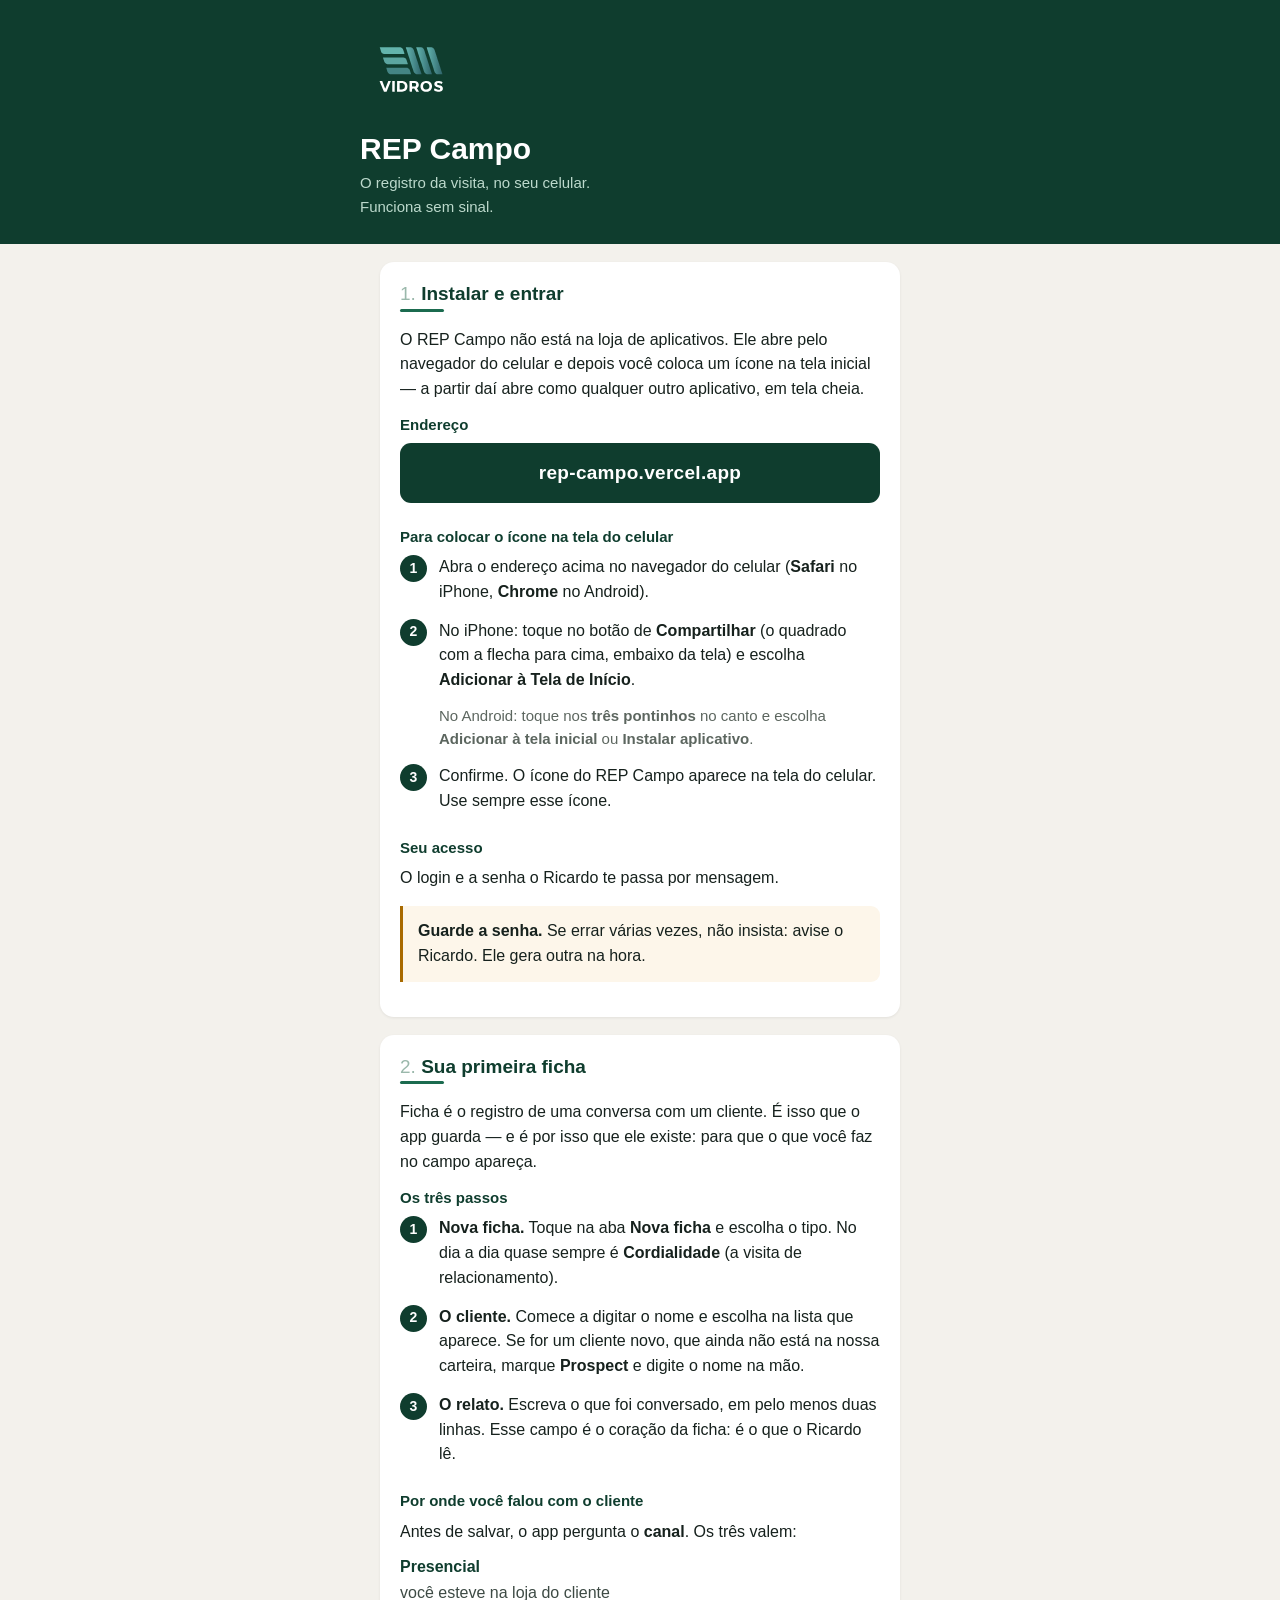
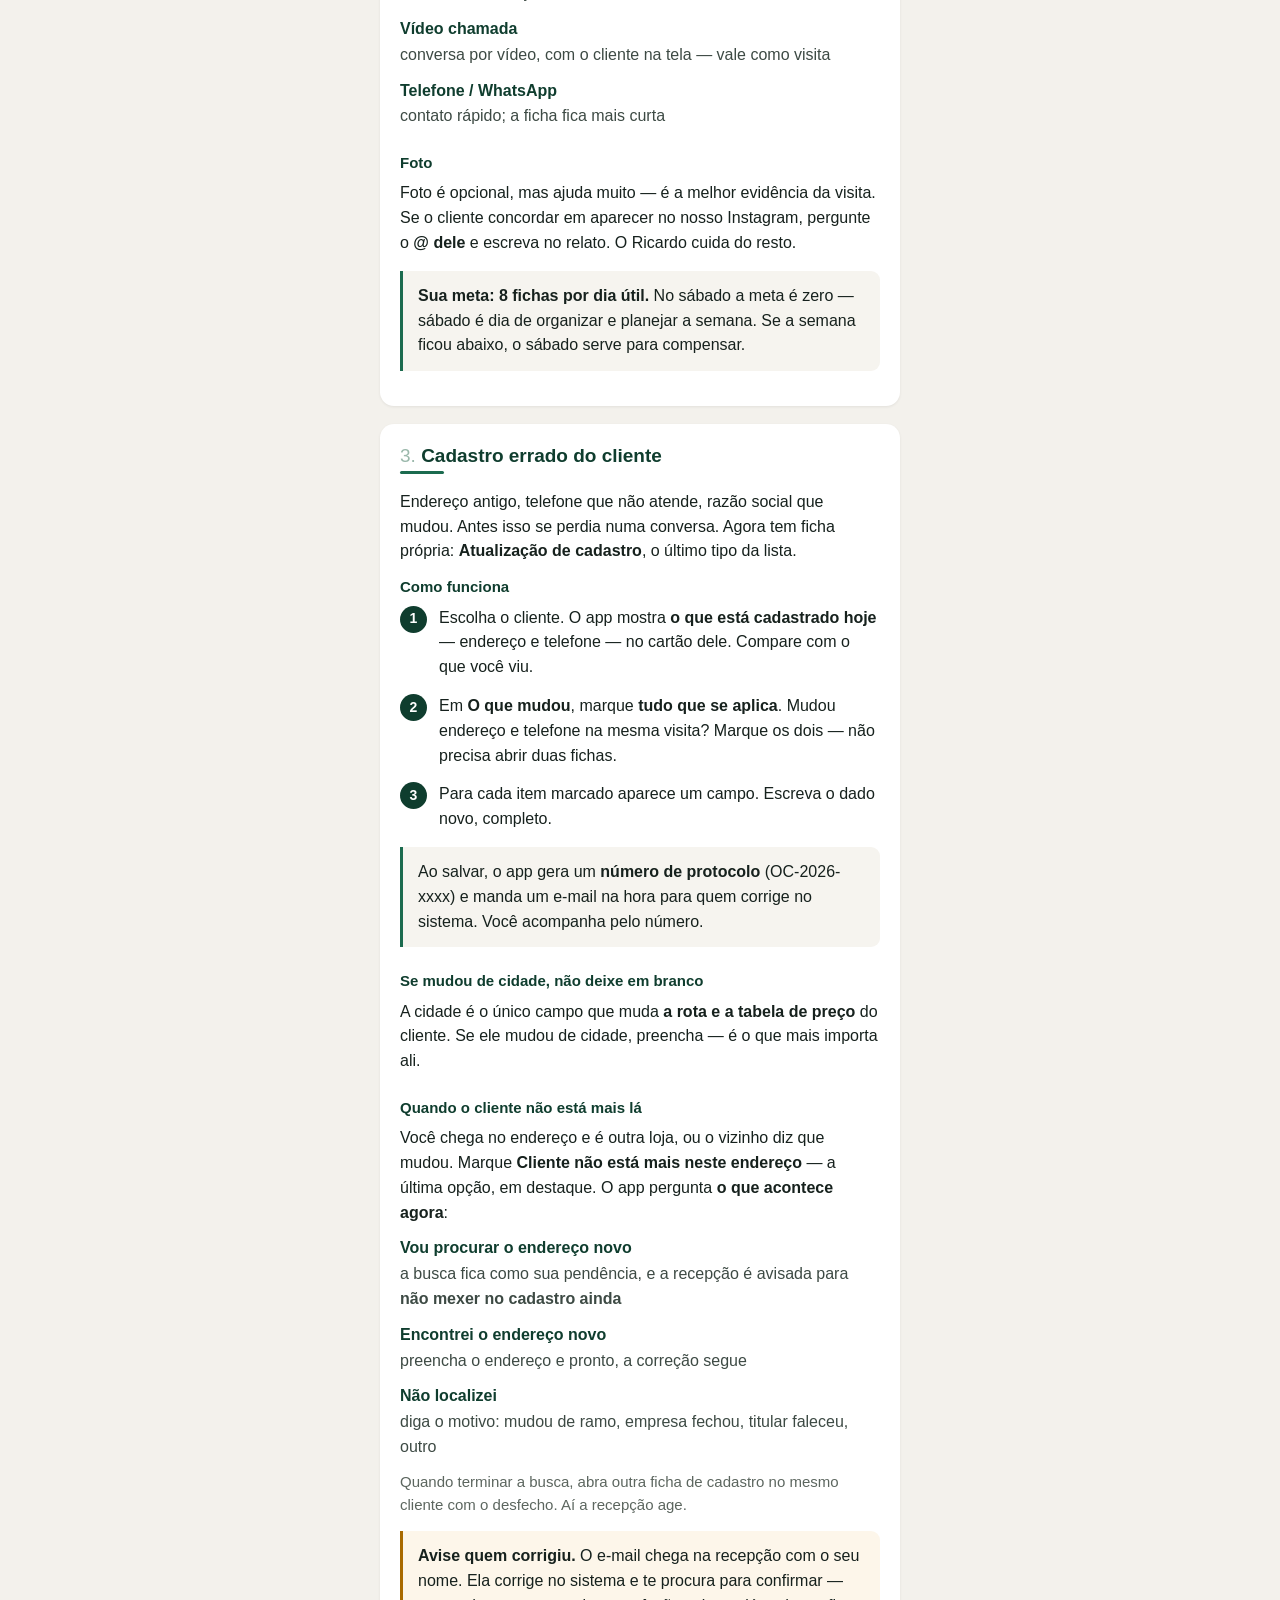
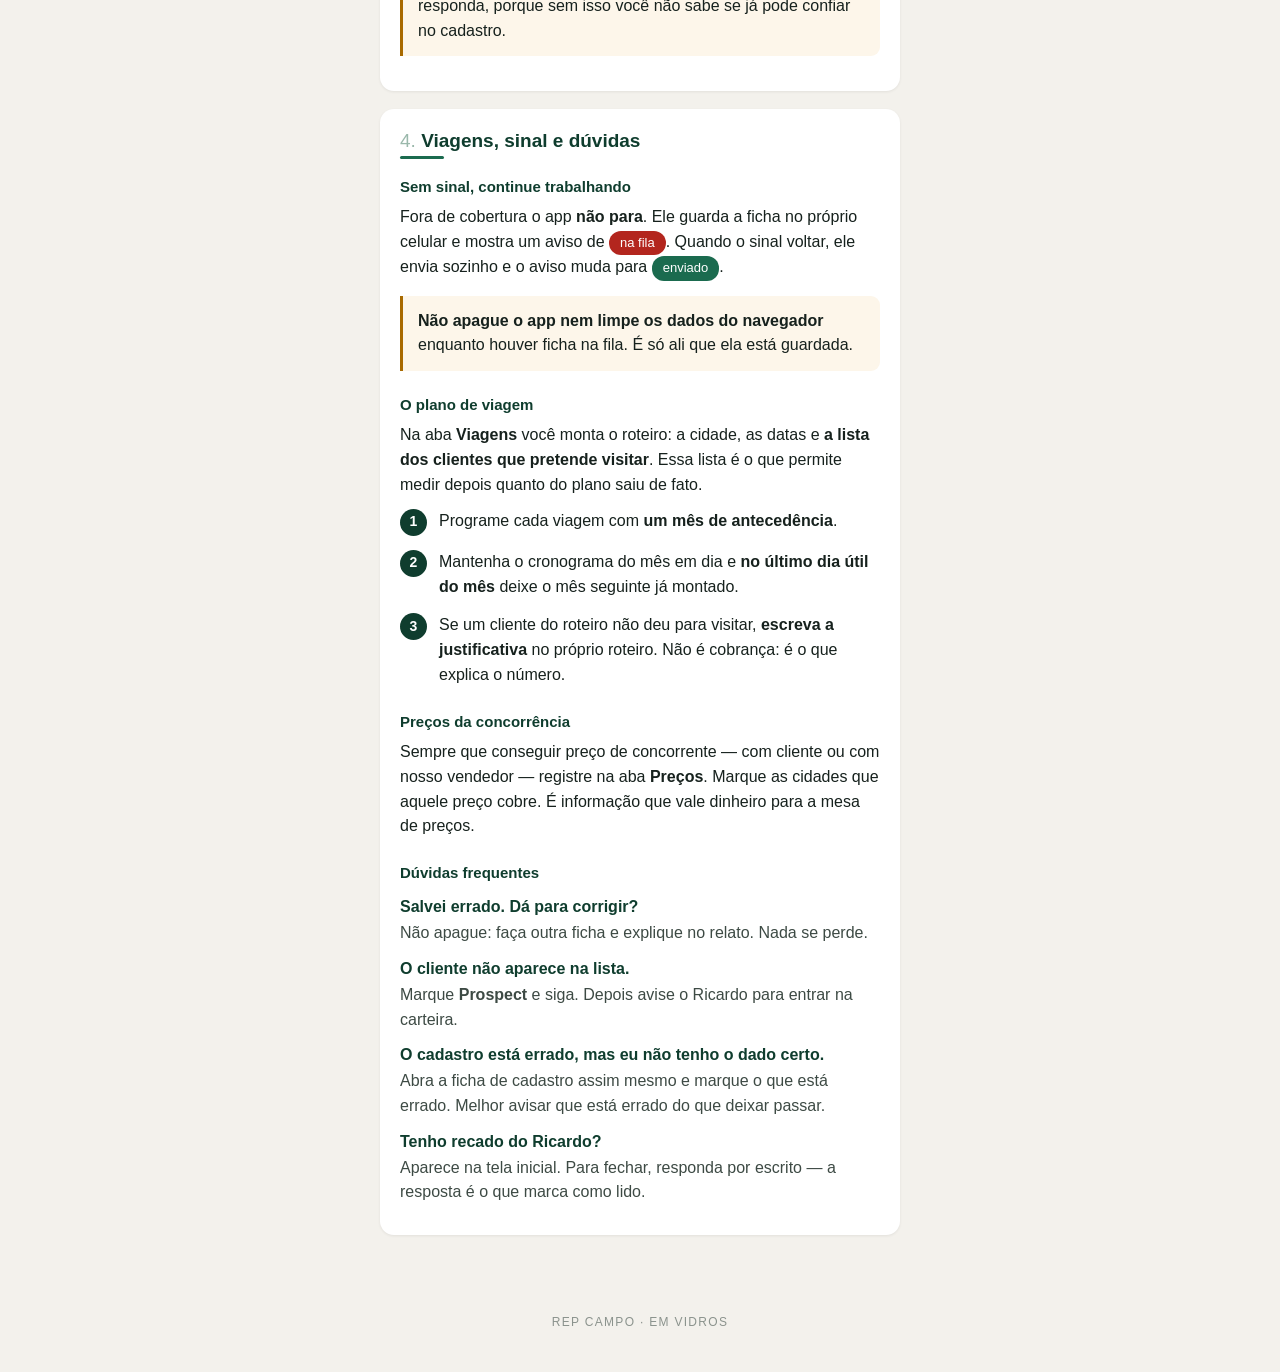
<file: templates/guia.html>
<!doctype html>
<html lang="pt-BR">
<head>
<meta charset="utf-8">
<meta name="viewport" content="width=device-width,initial-scale=1,viewport-fit=cover">
<title>REP Campo - guia do representante</title>
<meta name="theme-color" content="#0f3d2e">
<link rel="icon" href="/static/favicon.svg" type="image/svg+xml">
<style>
*{box-sizing:border-box}
html{-webkit-text-size-adjust:100%}
body{margin:0;background:#f3f1ec;color:#16211d;line-height:1.55;
     font-family:-apple-system,BlinkMacSystemFont,"Segoe UI",Roboto,Helvetica,Arial,sans-serif;
     font-size:16px}
.capa{background:#0f3d2e;color:#fff;padding:28px 20px 26px}
.capa img{width:104px;display:block;margin-bottom:18px}
.capa h1{font-size:30px;line-height:1.1;margin:0 0 6px;font-weight:700}
.capa p{margin:0;color:#bcd9cc;font-size:15px}
.wrap{max-width:560px;margin:0 auto}
main{padding:0 20px 56px}
section{background:#fff;border-radius:14px;padding:20px;margin:18px 0;
        box-shadow:0 1px 3px rgba(0,0,0,.07)}
h2{font-size:19px;color:#0f3d2e;margin:0 0 3px;line-height:1.25}
h2 .n{color:#9ab8ab;font-weight:400}
.linha{width:44px;height:3px;background:#1b6b4f;border-radius:2px;margin:0 0 16px}
h3{font-size:15px;color:#0f3d2e;margin:22px 0 7px}
h3:first-of-type{margin-top:6px}
p{margin:0 0 11px}
.leve{color:#5c665f;font-size:15px}
.destaque{display:block;background:#0f3d2e;color:#fff;text-align:center;
          padding:15px;border-radius:11px;font-size:19px;font-weight:700;
          letter-spacing:.3px;text-decoration:none;margin:4px 0 6px}
.passo{display:flex;gap:12px;margin-bottom:14px}
.bola{flex:none;width:27px;height:27px;border-radius:50%;background:#0f3d2e;color:#fff;
      display:flex;align-items:center;justify-content:center;font-weight:700;font-size:14px}
.passo p:last-child{margin-bottom:0}
.faixa{background:#f6f4ef;border-left:3px solid #1b6b4f;padding:13px 15px;
       margin:15px 0;border-radius:0 9px 9px 0}
.faixa.aten{border-left-color:#a86a00;background:#fdf6ea}
.faixa p:last-child{margin-bottom:0}
dl{margin:10px 0}
dt{font-weight:600;color:#0f3d2e;margin-top:11px}
dd{margin:1px 0 0;color:#3d4a44}
.chip{display:inline-block;padding:2px 11px;border-radius:12px;font-size:13px;
      color:#fff;white-space:nowrap}
.chip.on{background:#1b6b4f}.chip.fila{background:#b3261e}
footer{text-align:center;color:#8b938d;font-size:12px;letter-spacing:1.3px;
       text-transform:uppercase;padding:4px 20px 40px}
@media (prefers-color-scheme:dark){
  body{background:#121714;color:#e6ece9}
  section{background:#1b231f;box-shadow:none}
  h2,h3,dt{color:#8fd1b4}
  .faixa{background:#222c27}
  .faixa.aten{background:#2a2419}
  .leve{color:#a4b0aa}
  dd{color:#c3cec9}
}
</style>
</head>
<body>

<div class="capa">
  <div class="wrap">
    <img src="/static/logo_em_vidros.svg" alt="EM Vidros">
    <h1>REP Campo</h1>
    <p>O registro da visita, no seu celular.<br>Funciona sem sinal.</p>
  </div>
</div>

<div class="wrap"><main>

<section>
  <h2><span class="n">1.</span> Instalar e entrar</h2>
  <div class="linha"></div>
  <p>O REP Campo não está na loja de aplicativos. Ele abre pelo navegador do celular
     e depois você coloca um ícone na tela inicial — a partir daí abre como
     qualquer outro aplicativo, em tela cheia.</p>

  <h3>Endereço</h3>
  <a class="destaque" href="https://rep-campo.vercel.app">rep-campo.vercel.app</a>

  <h3>Para colocar o ícone na tela do celular</h3>
  <div class="passo"><div class="bola">1</div><div>
    <p>Abra o endereço acima no navegador do celular
       (<b>Safari</b> no iPhone, <b>Chrome</b> no Android).</p></div></div>
  <div class="passo"><div class="bola">2</div><div>
    <p>No iPhone: toque no botão de <b>Compartilhar</b> (o quadrado com a flecha
       para cima, embaixo da tela) e escolha <b>Adicionar à Tela de Início</b>.</p>
    <p class="leve">No Android: toque nos <b>três pontinhos</b> no canto e escolha
       <b>Adicionar à tela inicial</b> ou <b>Instalar aplicativo</b>.</p></div></div>
  <div class="passo"><div class="bola">3</div><div>
    <p>Confirme. O ícone do REP Campo aparece na tela do celular.
       Use sempre esse ícone.</p></div></div>

  <h3>Seu acesso</h3>
  <p>O login e a senha o Ricardo te passa por mensagem.</p>
  <div class="faixa aten"><p><b>Guarde a senha.</b> Se errar várias vezes, não insista:
     avise o Ricardo. Ele gera outra na hora.</p></div>
</section>

<section>
  <h2><span class="n">2.</span> Sua primeira ficha</h2>
  <div class="linha"></div>
  <p>Ficha é o registro de uma conversa com um cliente. É isso que o app guarda —
     e é por isso que ele existe: para que o que você faz no campo apareça.</p>

  <h3>Os três passos</h3>
  <div class="passo"><div class="bola">1</div><div>
    <p><b>Nova ficha.</b> Toque na aba <b>Nova ficha</b> e escolha o tipo.
       No dia a dia quase sempre é <b>Cordialidade</b> (a visita de relacionamento).</p></div></div>
  <div class="passo"><div class="bola">2</div><div>
    <p><b>O cliente.</b> Comece a digitar o nome e escolha na lista que aparece.
       Se for um cliente novo, que ainda não está na nossa carteira, marque
       <b>Prospect</b> e digite o nome na mão.</p></div></div>
  <div class="passo"><div class="bola">3</div><div>
    <p><b>O relato.</b> Escreva o que foi conversado, em pelo menos duas linhas.
       Esse campo é o coração da ficha: é o que o Ricardo lê.</p></div></div>

  <h3>Por onde você falou com o cliente</h3>
  <p>Antes de salvar, o app pergunta o <b>canal</b>. Os três valem:</p>
  <dl>
    <dt>Presencial</dt><dd>você esteve na loja do cliente</dd>
    <dt>Vídeo chamada</dt><dd>conversa por vídeo, com o cliente na tela — vale como visita</dd>
    <dt>Telefone / WhatsApp</dt><dd>contato rápido; a ficha fica mais curta</dd>
  </dl>

  <h3>Foto</h3>
  <p>Foto é opcional, mas ajuda muito — é a melhor evidência da visita.
     Se o cliente concordar em aparecer no nosso Instagram, pergunte o <b>@ dele</b>
     e escreva no relato. O Ricardo cuida do resto.</p>

  <div class="faixa"><p><b>Sua meta: 8 fichas por dia útil.</b> No sábado a meta é zero —
     sábado é dia de organizar e planejar a semana. Se a semana ficou abaixo,
     o sábado serve para compensar.</p></div>
</section>

<section>
  <h2><span class="n">3.</span> Cadastro errado do cliente</h2>
  <div class="linha"></div>
  <p>Endereço antigo, telefone que não atende, razão social que mudou. Antes isso
     se perdia numa conversa. Agora tem ficha própria: <b>Atualização de cadastro</b>,
     o último tipo da lista.</p>

  <h3>Como funciona</h3>
  <div class="passo"><div class="bola">1</div><div>
    <p>Escolha o cliente. O app mostra <b>o que está cadastrado hoje</b> —
       endereço e telefone — no cartão dele. Compare com o que você viu.</p></div></div>
  <div class="passo"><div class="bola">2</div><div>
    <p>Em <b>O que mudou</b>, marque <b>tudo que se aplica</b>. Mudou endereço e
       telefone na mesma visita? Marque os dois — não precisa abrir duas fichas.</p></div></div>
  <div class="passo"><div class="bola">3</div><div>
    <p>Para cada item marcado aparece um campo. Escreva o dado novo, completo.</p></div></div>

  <div class="faixa"><p>Ao salvar, o app gera um <b>número de protocolo</b>
     (OC-2026-xxxx) e manda um e-mail na hora para quem corrige no sistema.
     Você acompanha pelo número.</p></div>

  <h3>Se mudou de cidade, não deixe em branco</h3>
  <p>A cidade é o único campo que muda <b>a rota e a tabela de preço</b> do cliente.
     Se ele mudou de cidade, preencha — é o que mais importa ali.</p>

  <h3>Quando o cliente não está mais lá</h3>
  <p>Você chega no endereço e é outra loja, ou o vizinho diz que mudou.
     Marque <b>Cliente não está mais neste endereço</b> — a última opção, em destaque.
     O app pergunta <b>o que acontece agora</b>:</p>
  <dl>
    <dt>Vou procurar o endereço novo</dt>
    <dd>a busca fica como sua pendência, e a recepção é avisada para
        <b>não mexer no cadastro ainda</b></dd>
    <dt>Encontrei o endereço novo</dt>
    <dd>preencha o endereço e pronto, a correção segue</dd>
    <dt>Não localizei</dt>
    <dd>diga o motivo: mudou de ramo, empresa fechou, titular faleceu, outro</dd>
  </dl>
  <p class="leve">Quando terminar a busca, abra outra ficha de cadastro no mesmo
     cliente com o desfecho. Aí a recepção age.</p>

  <div class="faixa aten"><p><b>Avise quem corrigiu.</b> O e-mail chega na recepção
     com o seu nome. Ela corrige no sistema e te procura para confirmar —
     responda, porque sem isso você não sabe se já pode confiar no cadastro.</p></div>
</section>

<section>
  <h2><span class="n">4.</span> Viagens, sinal e dúvidas</h2>
  <div class="linha"></div>

  <h3>Sem sinal, continue trabalhando</h3>
  <p>Fora de cobertura o app <b>não para</b>. Ele guarda a ficha no próprio celular
     e mostra um aviso de <span class="chip fila">na fila</span>. Quando o sinal
     voltar, ele envia sozinho e o aviso muda para <span class="chip on">enviado</span>.</p>
  <div class="faixa aten"><p><b>Não apague o app nem limpe os dados do navegador</b>
     enquanto houver ficha na fila. É só ali que ela está guardada.</p></div>

  <h3>O plano de viagem</h3>
  <p>Na aba <b>Viagens</b> você monta o roteiro: a cidade, as datas e
     <b>a lista dos clientes que pretende visitar</b>. Essa lista é o que permite
     medir depois quanto do plano saiu de fato.</p>
  <div class="passo"><div class="bola">1</div><div>
    <p>Programe cada viagem com <b>um mês de antecedência</b>.</p></div></div>
  <div class="passo"><div class="bola">2</div><div>
    <p>Mantenha o cronograma do mês em dia e <b>no último dia útil do mês</b>
       deixe o mês seguinte já montado.</p></div></div>
  <div class="passo"><div class="bola">3</div><div>
    <p>Se um cliente do roteiro não deu para visitar, <b>escreva a justificativa</b>
       no próprio roteiro. Não é cobrança: é o que explica o número.</p></div></div>

  <h3>Preços da concorrência</h3>
  <p>Sempre que conseguir preço de concorrente — com cliente ou com nosso vendedor —
     registre na aba <b>Preços</b>. Marque as cidades que aquele preço cobre.
     É informação que vale dinheiro para a mesa de preços.</p>

  <h3>Dúvidas frequentes</h3>
  <dl>
    <dt>Salvei errado. Dá para corrigir?</dt>
    <dd>Não apague: faça outra ficha e explique no relato. Nada se perde.</dd>
    <dt>O cliente não aparece na lista.</dt>
    <dd>Marque <b>Prospect</b> e siga. Depois avise o Ricardo para entrar na carteira.</dd>
    <dt>O cadastro está errado, mas eu não tenho o dado certo.</dt>
    <dd>Abra a ficha de cadastro assim mesmo e marque o que está errado.
        Melhor avisar que está errado do que deixar passar.</dd>
    <dt>Tenho recado do Ricardo?</dt>
    <dd>Aparece na tela inicial. Para fechar, responda por escrito — a resposta é
        o que marca como lido.</dd>
  </dl>
</section>

</main>
<footer>REP Campo &middot; EM Vidros</footer>
</div>
</body>
</html>
</file>
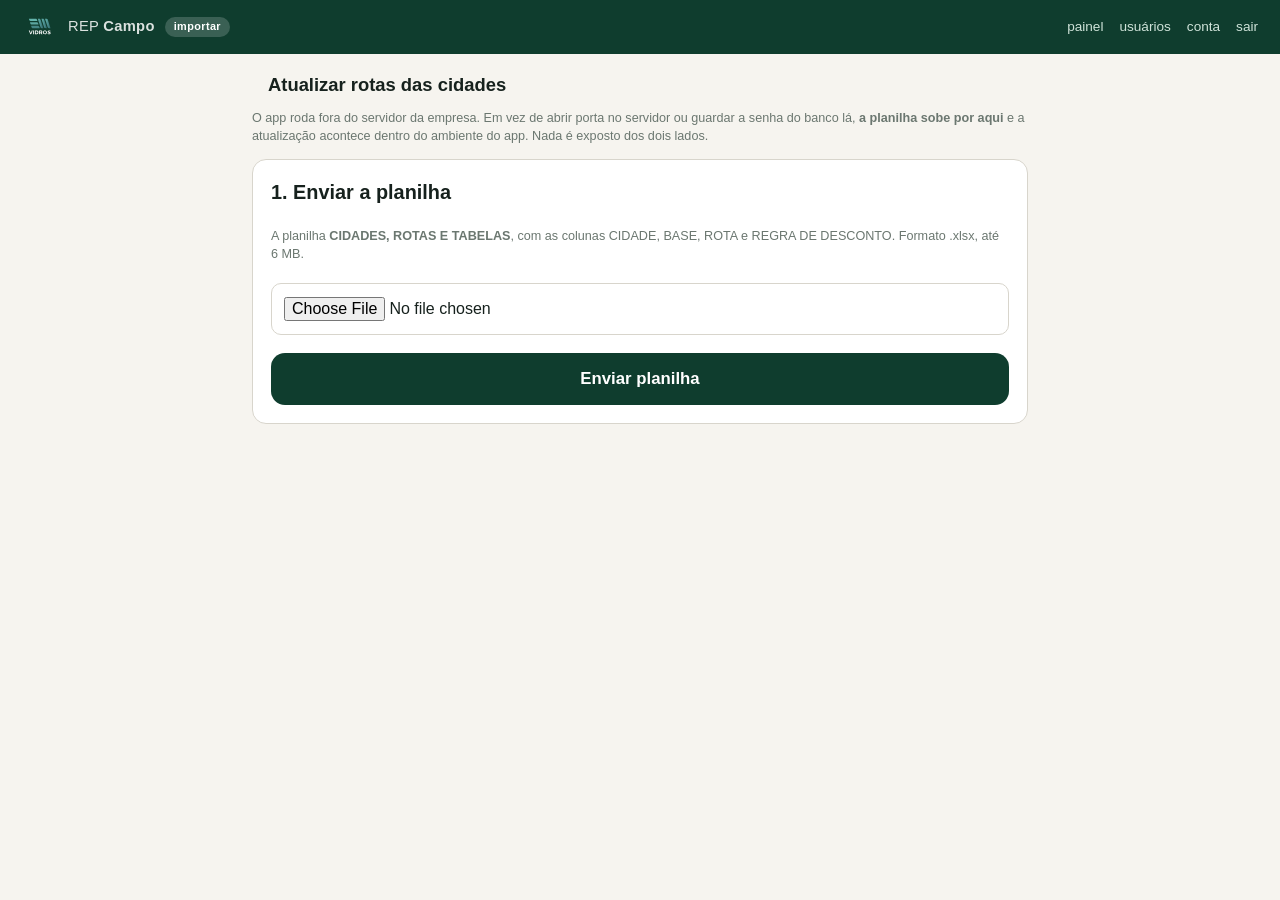
<file: templates/importar.html>
<!doctype html>
<html lang="pt-BR">
<head>
<meta charset="utf-8">
<meta name="viewport" content="width=device-width,initial-scale=1">
<title>REP Campo - Importar rotas</title>
<meta name="theme-color" content="#0f3d2e">
<link rel="icon" href="/static/favicon.svg" type="image/svg+xml">
<link rel="stylesheet" href="/static/styles.css">
<link rel="stylesheet" href="/static/painel.css">
</head>
<body class="painel">
<header class="topo">
  <div class="topo-linha">
    <div class="marca"><img src="/static/logo_em_vidros.svg" alt="EM Vidros" class="logo">
      <span class="marca-app">REP <b>Campo</b></span> <em>importar</em></div>
    <div class="topo-acoes">
      <a class="sair" href="/painel">painel</a>
      <a class="sair" href="/usuarios">usuários</a>
      <a class="sair" href="/conta">conta</a>
      <a class="sair" href="/logout">sair</a>
    </div>
  </div>
</header>

<main class="conteudo" style="max-width:820px">
  <h2>Atualizar rotas das cidades</h2>
  <p class="explica">O app roda fora do servidor da empresa. Em vez de abrir porta
    no servidor ou guardar a senha do banco lá, <b>a planilha sobe por aqui</b> e a
    atualização acontece dentro do ambiente do app. Nada é exposto dos dois lados.</p>

  <div id="msg"></div>

  <form id="form-rotas" class="cartao-form">
    <h3 style="margin-top:0">1. Enviar a planilha</h3>
    <p class="explica">A planilha <b>CIDADES, ROTAS E TABELAS</b>, com as colunas
      CIDADE, BASE, ROTA e REGRA DE DESCONTO. Formato .xlsx, até 6 MB.</p>
    <input type="file" id="f-planilha" accept=".xlsx,.xlsm" required>
    <button class="btn primario" type="submit">Enviar planilha</button>
  </form>

  <div id="resultado-envio"></div>

  <div id="passo-aplicar" class="cartao-form oculto" style="margin-top:18px">
    <h3 style="margin-top:0">2. Aplicar na carteira</h3>
    <p class="explica">Confere cada cliente contra a planilha e corrige a rota.
      <b>Nenhum cliente é apagado</b> — só a rota e a tabela de preço mudam.</p>
    <button id="btn-aplicar" class="btn primario" type="button">Aplicar às 1.457 fichas de cliente</button>
  </div>

  <div id="resultado-aplicar"></div>
</main>
<script src="/static/importar.js"></script>
</body>
</html>
</file>
<file: static/styles.css>
/* REP Campo - mobile-first, contraste alto para uso sob sol */
:root{
  --verde:#0f3d2e; --verde-claro:#1b6b4f; --areia:#f6f4ef;
  --texto:#16211d; --cinza:#6b7770; --borda:#d8d5cc;
  --alerta:#b3261e; --ok:#1b6b4f; --aviso:#a86a00;
  --raio:14px;
}
*{box-sizing:border-box}
html,body{margin:0;padding:0}
body{
  font-family:-apple-system,BlinkMacSystemFont,"Segoe UI",Roboto,sans-serif;
  background:var(--areia); color:var(--texto);
  font-size:17px; line-height:1.45;
  padding-bottom:40px;
  -webkit-text-size-adjust:100%;
}
h2{font-size:1.15rem;margin:18px 16px 10px}
.oculto{display:none !important}

/* topo */
.topo{background:var(--verde);color:#fff;padding:12px 16px 10px;position:sticky;top:0;z-index:20}
.topo-linha{display:flex;justify-content:space-between;align-items:center}
.marca{font-weight:700;letter-spacing:.5px}
.marca span{font-weight:300;opacity:.85}
.sair{color:#cfe3d9;text-decoration:none;font-size:.85rem}
.status{display:flex;gap:8px;align-items:center;margin-top:8px;flex-wrap:wrap}
.pastilha{font-size:.75rem;padding:3px 10px;border-radius:20px;background:rgba(255,255,255,.16)}
.pastilha.online{background:#1b6b4f}
.pastilha.offline{background:#a86a00}
.pastilha.fila{background:#b3261e}

/* abas */
.abas{display:flex;background:#fff;border-bottom:1px solid var(--borda);position:sticky;top:74px;z-index:19}
.aba{flex:1;padding:13px 6px;border:0;background:none;font-size:.9rem;color:var(--cinza);border-bottom:3px solid transparent}
.aba.ativa{color:var(--verde);border-bottom-color:var(--verde);font-weight:600}
.tela{display:none}
.tela.ativa{display:block}

/* tipos */
.grade-tipos{display:grid;grid-template-columns:1fr 1fr;gap:10px;padding:0 16px}
.cartao-tipo{
  background:#fff;border:1px solid var(--borda);border-radius:var(--raio);
  padding:16px 12px;text-align:left;min-height:78px;display:flex;flex-direction:column;gap:3px
}
.cartao-tipo b{font-size:1rem;color:var(--verde)}
.cartao-tipo small{color:var(--cinza);font-size:.78rem}
.cartao-tipo:active{background:#eef4f1}

/* formulario */
form{padding:0 16px}
.cabecalho-form{display:flex;align-items:center;gap:10px;margin:14px 0 6px}
.etiqueta{background:var(--verde-claro);color:#fff;padding:4px 12px;border-radius:20px;font-size:.8rem}
label{display:block;margin:14px 0 0;font-size:.85rem;color:var(--cinza);font-weight:600}
input,textarea,select{
  width:100%;margin-top:5px;padding:13px 12px;font-size:1rem;font-family:inherit;
  border:1px solid var(--borda);border-radius:10px;background:#fff;color:var(--texto)
}
textarea{resize:vertical}
input:focus,textarea:focus{outline:2px solid var(--verde-claro);border-color:transparent}
.dica{display:block;color:var(--cinza);font-weight:400;font-size:.75rem;margin-top:5px}
.dica.ruim{color:var(--alerta)}
.dica.bom{color:var(--ok)}
.linha-check{display:flex;align-items:center;gap:9px;font-weight:400;color:var(--texto);margin-top:12px}
.linha-check input{width:auto;margin:0;transform:scale(1.3)}
.dupla{display:grid;grid-template-columns:1fr 1fr;gap:10px}
fieldset{border:2px solid var(--verde-claro);border-radius:var(--raio);padding:6px 13px 16px;margin:20px 0 0;background:#fff}
legend{font-size:.85rem;font-weight:700;color:var(--verde);padding:0 6px}
.obrig{color:var(--alerta);font-size:.72rem}
.bloco-foto{margin-top:18px}
.previa img{width:100%;border-radius:var(--raio);margin-top:9px;border:1px solid var(--borda)}
.geo{display:flex;justify-content:space-between;align-items:center;gap:10px;
     background:#fff;border:1px solid var(--borda);border-radius:10px;padding:11px 12px;margin-top:16px;font-size:.82rem;color:var(--cinza)}
.geo.ok{border-color:var(--ok);color:var(--ok)}
.geo.falhou{border-color:var(--aviso);color:var(--aviso)}

/* botoes */
.btn{width:100%;padding:16px;border:0;border-radius:var(--raio);font-size:1.05rem;font-weight:700}
.primario{background:var(--verde);color:#fff}
.primario:active{background:var(--verde-claro)}
.grande{margin-top:22px}
.mini{background:#fff;border:1px solid var(--borda);border-radius:20px;padding:5px 12px;font-size:.78rem;color:var(--verde)}
.rodape-dica{color:var(--cinza);font-size:.76rem;text-align:center;margin:12px 0 30px}

/* alertas */
.alerta{padding:11px 13px;border-radius:10px;font-size:.85rem;margin:14px 0}
.alerta.erro{background:#fdecea;color:var(--alerta);border:1px solid #f3c4c0}
.alerta.info{background:#eef4f1;color:var(--verde);border:1px solid #cfe0d8}

/* listas e cartoes */
.lista{padding:0 16px}
.item{background:#fff;border:1px solid var(--borda);border-radius:var(--raio);padding:13px;margin-bottom:10px}
.item-topo{display:flex;justify-content:space-between;gap:10px;align-items:flex-start}
.item b{font-size:.95rem}
.item .meta{color:var(--cinza);font-size:.76rem;margin-top:4px}
.selo{font-size:.68rem;padding:3px 8px;border-radius:20px;white-space:nowrap}
.selo.forte{background:#e3f1ea;color:var(--ok)}
.selo.media{background:#fdf3e0;color:var(--aviso)}
.selo.leve{background:#f0eeea;color:var(--cinza)}
.selo.pendente{background:#fdecea;color:var(--alerta)}
.selo.fraco{background:#fdecea;color:var(--alerta)}
.cartoes{display:grid;grid-template-columns:1fr 1fr;gap:10px;padding:0 16px}
.cartao{background:#fff;border:1px solid var(--borda);border-radius:var(--raio);padding:15px}
.cartao .num{font-size:1.7rem;font-weight:700;color:var(--verde);line-height:1.1}
.cartao .rot{font-size:.76rem;color:var(--cinza)}
#detalhe-resumo{padding:16px}
#detalhe-resumo table{width:100%;border-collapse:collapse;background:#fff;border-radius:var(--raio);overflow:hidden}
#detalhe-resumo td{padding:9px 12px;border-bottom:1px solid var(--borda);font-size:.85rem}
#detalhe-resumo td:last-child{text-align:right;font-weight:600}
.vazio{color:var(--cinza);text-align:center;padding:40px 20px;font-size:.9rem}

/* aviso flutuante */
.aviso{position:fixed;left:16px;right:16px;bottom:20px;background:var(--verde);color:#fff;
       padding:14px;border-radius:var(--raio);text-align:center;z-index:50;font-size:.9rem;
       box-shadow:0 6px 20px rgba(0,0,0,.25)}
.aviso.erro{background:var(--alerta)}

/* login */
.tela-login{display:flex;align-items:center;justify-content:center;min-height:100vh;background:var(--verde)}
.cartao-login{background:#fff;border-radius:18px;padding:30px 24px;width:min(400px,90vw)}
.cartao-login .marca{color:var(--verde);font-size:1.4rem}
.cartao-login .sub{color:var(--cinza);font-size:.85rem;margin:4px 0 18px}
.cartao-login .btn{margin-top:22px}

.topo-links{display:flex;gap:14px;align-items:center}

/* ---- cartao com os dados do cadastro do cliente (v2) ---- */
.cartao-cliente{background:#fff;border:1px solid var(--borda);border-left:4px solid var(--verde-claro);
  border-radius:10px;padding:10px 12px;margin-top:10px}
.cc-linha{display:flex;justify-content:space-between;gap:10px;padding:3px 0;font-size:.84rem}
.cc-linha span{color:var(--cinza);font-size:.75rem;text-transform:uppercase;letter-spacing:.3px;font-weight:600}
.cc-linha b{text-align:right}

/* ---- pesquisa de experiencia (v2) ---- */
.bloco-exp{border-color:var(--aviso)}
.bloco-exp legend{color:var(--aviso)}
.notas{display:grid;grid-template-columns:repeat(11,1fr);gap:3px;margin:9px 0 4px}
.nota{padding:11px 0;border:1px solid var(--borda);background:#fff;border-radius:7px;
  font-size:.85rem;font-weight:600;color:var(--cinza)}
.nota:nth-child(-n+7){border-color:#f0c9c5}
.nota:nth-child(n+10){border-color:#c9e3d6}
.nota.escolhida{background:var(--verde);color:#fff;border-color:var(--verde);transform:scale(1.06)}
@media (max-width:380px){ .notas{grid-template-columns:repeat(6,1fr)} }

/* legenda da regua de 0 a 10 (o significado muda com a metrica) */
.reguas{display:flex;justify-content:space-between;gap:10px;margin:2px 0 8px}
.reguas span{font-size:.68rem;color:var(--cinza)}

/* ---- botao de espiar a senha ---- */
.campo-senha{position:relative;display:block}
.campo-senha input{padding-right:46px;width:100%}
.espiar{
  position:absolute;right:6px;top:50%;transform:translateY(-50%);
  border:0;background:none;font-size:1.05rem;line-height:1;
  padding:8px;cursor:pointer;opacity:.65;border-radius:8px;
}
.espiar:hover,.espiar:focus{opacity:1;background:rgba(0,0,0,.05)}
.espiar:focus-visible{outline:2px solid var(--verde-claro)}

/* ---- cesta fixa da pesquisa de preco ---- */
.grupo-cesta{font-size:.7rem;text-transform:uppercase;letter-spacing:.4px;
  color:var(--verde);font-weight:700;margin:12px 0 5px;padding-bottom:3px;
  border-bottom:1px solid var(--borda)}
.linha-item{display:grid;grid-template-columns:1fr 110px;gap:8px;align-items:center;margin-bottom:6px}
.nome-item{font-size:.88rem}
.linha-item input{margin-top:0}

/* ---- evidencias ---- */
.bloco-evid{border-color:var(--verde-claro)}
.bloco-evid legend{color:var(--verde-claro)}
.lista-anexos{display:flex;flex-direction:column;gap:10px;margin-top:10px}
.anexo{display:grid;grid-template-columns:64px 1fr auto;gap:9px;align-items:center;
  background:#f6f7f6;border:1px solid var(--borda);border-radius:10px;padding:8px}
.anexo img{width:64px;height:64px;object-fit:cover;border-radius:7px}
.anexo-campos{display:flex;flex-direction:column;gap:5px;min-width:0}
.anexo-campos select,.anexo-campos input{margin-top:0;padding:7px 9px;font-size:.8rem}

/* ---- pesquisa completa (Voz do Cliente) ---- */
.titulo-proc{font-size:.8rem;font-weight:700;color:var(--verde);margin:18px 0 8px;
  padding-top:12px;border-top:1px solid var(--borda)}
.titulo-proc .dica{font-weight:400;margin-top:3px}
.proc{margin-bottom:11px}
.proc-nome{font-size:.83rem;margin-bottom:4px;color:var(--texto)}
.proc-notas{display:grid;grid-template-columns:repeat(12,1fr);gap:2px}
.nota-min{padding:7px 0;border:1px solid var(--borda);background:#fff;border-radius:5px;
  font-size:.7rem;font-weight:600;color:var(--cinza)}
.nota-min.pular{font-size:.62rem;color:var(--cinza);background:#f0eeea}
.nota-min.escolhida{background:var(--verde);color:#fff;border-color:var(--verde)}
@media (max-width:420px){ .proc-notas{grid-template-columns:repeat(6,1fr)} }
.proc-nome .dica{display:inline;margin-left:6px;font-size:.68rem}
.unidade-proc{margin-top:6px;padding:9px 10px;font-size:.85rem}
.rotulo-unidade{margin-top:7px;font-size:.72rem}

/* ---- logo EM Vidros ---- */
.marca{display:flex;align-items:center;gap:10px}
.marca .logo{height:30px;width:36px;display:block;object-fit:contain}
.marca-app{font-weight:400;font-size:.92rem;opacity:.9;letter-spacing:.3px}
.marca-app b{font-weight:700}
.logo-login{height:88px;width:106px;display:block;margin:0 auto 16px;object-fit:contain}
@media (max-width:420px){
  .marca .logo{height:24px;width:29px}
  .marca-app{font-size:.82rem}
}

/* ---- dicas de ajuda ---- */
.dica-ajuda{
  display:inline-flex;align-items:center;justify-content:center;
  width:17px;height:17px;min-width:17px;margin-left:5px;padding:0;
  border:1px solid var(--borda);border-radius:50%;background:#fff;
  color:var(--cinza);font-size:.66rem;font-weight:700;line-height:1;
  cursor:help;vertical-align:middle;
}
.dica-ajuda:hover,.dica-ajuda:focus{background:var(--verde);color:#fff;border-color:var(--verde)}
.cartao-tipo .dica-ajuda{position:absolute;top:9px;right:9px;margin:0}
.cartao-tipo{position:relative}

.bolha-dica{
  position:fixed;z-index:200;background:#16211d;color:#fff;
  padding:10px 13px;border-radius:9px;font-size:.82rem;line-height:1.45;
  box-shadow:0 6px 22px rgba(0,0,0,.28);pointer-events:none;
}

/* ---- recados do gestor ---- */
/* Faixa do recado geral: fica no caminho de proposito, ate ele dizer que leu. */
.faixa-recados{padding:10px 16px 0}
.recado-geral{
  background:#fff8e6;border-left:3px solid var(--aviso);border-radius:0 8px 8px 0;
  padding:10px 12px;margin-bottom:8px;font-size:.95rem
}
.recado-geral b{color:#7a4d00}
.recado-geral .mini{margin-top:8px}

/* Missao no cartao do cliente: aparece na hora de preencher a ficha dele. */
.missoes{margin-top:10px;border-top:1px solid var(--borda);padding-top:10px}
.missao{
  background:#fff8e6;border-radius:8px;padding:9px 11px;margin-bottom:6px;
  font-size:.92rem;line-height:1.4
}
.rotulo-missao{
  display:block;font-size:.72rem;text-transform:uppercase;letter-spacing:.6px;
  color:#7a4d00;font-weight:700;margin-bottom:3px
}
.missao .prazo{display:block;margin-top:3px;font-size:.78rem;color:var(--cinza)}

/* ---- busca de cliente ---- */
/* Lista propria no lugar do datalist: no celular ele precisa VER e TOCAR. */
.achados{
  border:1px solid var(--borda);border-radius:10px;background:#fff;margin-top:6px;
  max-height:46vh;overflow-y:auto;box-shadow:0 6px 20px rgba(0,0,0,.12)
}
.achado{
  display:flex;flex-direction:column;gap:2px;width:100%;text-align:left;
  background:none;border:0;border-bottom:1px solid #f0eee9;padding:12px 14px;
  font-size:1rem;color:var(--texto);cursor:pointer
}
.achado:last-child{border-bottom:0}
.achado:active{background:#eef3f0}
.achado b{font-weight:600;line-height:1.25}
.achado small{color:var(--cinza);font-size:.8rem}

/* ---- editar a viagem ja criada ---- */
.edicao{display:flex;flex-direction:column;gap:9px}
.edicao label{display:flex;flex-direction:column;gap:3px;font-size:.8rem;color:var(--cinza)}
.edicao input,.edicao textarea{
  padding:9px 11px;border:1px solid var(--borda);border-radius:8px;font-size:1rem;
  font-family:inherit;background:#fff;color:var(--texto)
}
.dupla-data{display:flex;gap:9px}
.dupla-data label{flex:1}
.edicao .btn-sec{margin-top:3px}

/* ---- proximo passo condicional ---- */
.obrig.brando{background:var(--cinza)}
/* marcou "sem pendencia": os campos ficam apagados, nao somem - ele ve que
   existem e que voltam se desmarcar */
.apagado input,.apagado .dupla{opacity:.35;pointer-events:none}
#linha-sem-pendencia{
  display:flex;align-items:center;gap:9px;margin:8px 0 2px;font-size:.95rem;
  background:#f6f4ef;border-radius:8px;padding:10px 12px
}
#linha-sem-pendencia input{width:19px;height:19px;flex:none}
.geo.falhou small{display:block;margin-top:4px;line-height:1.4;opacity:.9}

/* ---- responder o recado ---- */
/* Responder E marcar como lido: nao ha botao de "li" sem escrever nada. */
.responder{display:flex;flex-direction:column;gap:7px;margin-top:9px}
.responder textarea{
  width:100%;padding:9px 11px;border:1px solid var(--borda);border-radius:8px;
  font-family:inherit;font-size:.95rem;background:#fff;color:var(--texto);resize:vertical
}
.responder .mini{align-self:flex-start}
.recado-geral .prazo,.missao .prazo{
  display:block;margin-top:3px;font-size:.78rem;color:var(--cinza)
}

/* ---- justificativa no roteiro ---- */
.corpo-roteiro{flex:1}
.justif{display:flex;gap:7px;margin-top:6px;flex-wrap:wrap}
.justif input{
  flex:1;min-width:190px;padding:8px 10px;border:1px solid var(--borda);
  border-radius:8px;font-size:.92rem;font-family:inherit
}
.justif-feita{
  margin-top:6px;font-size:.86rem;color:#7a4d00;background:#fdf6ea;
  border-radius:8px;padding:6px 10px;line-height:1.35
}
.cartoes-larg .rot small{display:block;font-weight:400;opacity:.85;margin-top:1px}

/* ---- meta da semana ---- */
.meta-barra{
  background:#fff;border:1px solid var(--borda);border-left:4px solid var(--ok);
  border-radius:var(--raio);padding:13px 15px;margin:14px 16px 4px
}
.meta-barra.atras{border-left-color:var(--aviso)}
.meta-topo{display:flex;justify-content:space-between;gap:10px;flex-wrap:wrap;
  font-size:.95rem;margin-bottom:9px}
.meta-dia b,.meta-sem b{font-size:1.15rem;color:var(--verde)}
.meta-sem{color:var(--cinza)}
.meta-trilho{height:8px;background:#eceae4;border-radius:5px;overflow:hidden}
.meta-cheio{height:100%;background:var(--ok);border-radius:5px;transition:width .3s}
.meta-barra.atras .meta-cheio{background:var(--aviso)}
.meta-nota{margin-top:8px;font-size:.85rem;color:var(--cinza);line-height:1.4}
.meta-nota b{color:var(--texto)}

/* ---- canal da interacao ---- */
.canais{border:1px solid var(--borda);border-radius:var(--raio);padding:10px 12px 12px;margin:0 16px 14px}
.canais legend{font-size:.8rem;color:var(--cinza);padding:0 5px}
#grade-canais{display:grid;grid-template-columns:1fr 1fr 1fr;gap:7px}
.canal{
  display:flex;flex-direction:column;gap:2px;align-items:flex-start;text-align:left;
  background:#fff;border:1px solid var(--borda);border-radius:10px;padding:9px 10px;
  color:var(--texto);cursor:pointer;line-height:1.2
}
.canal b{font-size:.88rem;color:var(--verde)}
.canal small{font-size:.68rem;color:var(--cinza)}
.canal.ativo{border-color:var(--verde);background:#eef3f0;box-shadow:inset 0 0 0 1px var(--verde)}
.canal.ativo b{color:var(--verde)}
@media (max-width:420px){
  #grade-canais{grid-template-columns:1fr}
  .canal{flex-direction:row;align-items:baseline;gap:7px}
  .canal small{font-size:.72rem}
}

/* ---- abrir a propria ficha ---- */
.busca-fichas{padding:12px 16px 4px}
.busca-fichas input{
  width:100%;padding:11px 13px;border:1px solid var(--borda);border-radius:10px;
  font-size:16px;background:#fff;color:var(--texto)
}
.busca-fichas .dica{display:block;margin-top:5px}
.ficha-minha{cursor:pointer}
.ficha-minha.aberta{border-color:var(--verde-claro);box-shadow:0 2px 10px rgba(0,0,0,.07)}
.corpo-ficha{margin-top:11px;border-top:1px solid var(--borda);padding-top:10px}
.bloco-ficha{margin-bottom:11px}
.bloco-ficha h4{
  margin:0 0 3px;font-size:.71rem;text-transform:uppercase;letter-spacing:.7px;
  color:var(--cinza);font-weight:700
}
.bloco-ficha p{margin:0;line-height:1.45;font-size:.95rem}
.bloco-ficha small{color:var(--cinza)}
.bloco-ficha .cc-linha{display:flex;justify-content:space-between;gap:10px;
  padding:3px 0;font-size:.9rem;border-bottom:1px solid #f2f0ec}
.ficha-foto{width:100%;border-radius:10px;margin-top:4px}

/* caixinhas do "o que mudou" na ficha de cadastro */
.grupo-caixas{display:flex;flex-direction:column;gap:2px;margin-top:4px}
.caixa-item{display:flex;align-items:center;gap:10px;padding:11px 12px;
  border:1px solid #d8d5cc;border-radius:9px;background:#fff;cursor:pointer;
  font-weight:400;margin:0}
.caixa-item input{width:20px;height:20px;flex:none;margin:0}
.caixa-item span{flex:1}
.caixa-item:has(input:checked){border-color:#1b6b4f;background:#f2f8f5}
.caixa-item.caixa-alerta{border-color:#e0b878;background:#fdf6ea;margin-top:6px}
.caixa-item.caixa-alerta:has(input:checked){border-color:#a86a00;background:#fbecd2}

/* aviso permanente de que o dia e reportado aos gestores */
.faixa-supervisao{margin:10px 12px 0;padding:11px 13px;border-radius:10px;
  background:#f1f4f3;border:1px solid #dfe5e2;font-size:.85rem;color:#3d4a44;
  line-height:1.45}
.faixa-supervisao b{color:#0f3d2e}
.faixa-supervisao .fs-topo{font-weight:600;color:#0f3d2e;margin-bottom:3px}
.faixa-supervisao .fs-num{margin-top:5px;padding-top:5px;
  border-top:1px solid #e3e8e6}
.faixa-supervisao .fs-zero b{color:#a86a00}
</file>
<file: static/painel.css>
/* Painel do gestor - desktop-first, herda tokens do styles.css */
body.painel{padding-bottom:60px}
.painel .topo{padding:12px 22px}
.painel .topo-acoes{display:flex;gap:16px;align-items:center}
.painel .quem{font-size:.82rem;opacity:.85}
.painel .marca em{font-style:normal;font-size:.68rem;background:rgba(255,255,255,.18);
  padding:2px 9px;border-radius:20px;vertical-align:middle;letter-spacing:.4px}
.painel .abas{top:56px}
.painel .aba{flex:0 0 auto;padding:13px 22px}
.conteudo{max-width:1180px;margin:0 auto;padding:0 22px}

.cartoes-larg{display:grid;grid-template-columns:repeat(auto-fit,minmax(200px,1fr));gap:12px;margin:20px 0 6px}
.cartoes-larg .cartao{background:#fff;border:1px solid var(--borda);border-radius:var(--raio);padding:16px}
/* numero nunca quebra no meio: "R$ 25.648.6 / 30" nao se le */
.cartoes-larg .num{font-size:1.9rem;font-weight:700;color:var(--verde);line-height:1.1;
  white-space:nowrap;font-variant-numeric:tabular-nums}
/* valor em reais e estruturalmente mais longo que contagem: fonte propria,
   dimensionada para caber ate a casa dos bilhoes sem estourar o cartao */
.cartoes-larg .num.moeda{font-size:1.45rem}
.cartoes-larg .num.num-alerta{color:var(--alerta);padding:0;margin:0}
.cartoes-larg .rot{font-size:.78rem;color:var(--cinza);margin-top:2px}

.barra-filtros{display:flex;flex-wrap:wrap;gap:12px;align-items:flex-end;
  background:#fff;border:1px solid var(--borda);border-radius:var(--raio);padding:14px;margin:16px 0}
.barra-filtros label{margin:0;font-size:.75rem}
.barra-filtros select,.barra-filtros input{margin-top:4px;padding:8px 10px;font-size:.88rem;min-width:150px}
.barra-filtros .cresce{flex:1;min-width:220px}
.barra-filtros .cresce input{width:100%}
.btn-sec{background:var(--verde);color:#fff;border:0;border-radius:10px;padding:9px 16px;font-size:.85rem;font-weight:600}

.explica{font-size:.79rem;color:var(--cinza);margin:4px 0 14px}

.tabela-rolagem{overflow-x:auto;background:#fff;border:1px solid var(--borda);border-radius:var(--raio)}
table{width:100%;border-collapse:collapse;font-size:.86rem}
thead th{background:#eef2f0;text-align:left;padding:11px 13px;font-size:.75rem;
  text-transform:uppercase;letter-spacing:.3px;color:var(--cinza);white-space:nowrap}
tbody td{padding:10px 13px;border-top:1px solid var(--borda)}
td.num,th.num{text-align:right;white-space:nowrap}
tbody tr.vencido{background:#fdf6f5}
tbody tr.nunca{background:#fdecea}
.tag{font-size:.7rem;padding:2px 7px;border-radius:20px;background:#eef2f0;color:var(--verde);font-weight:600}
.tag.A{background:#e3f1ea;color:var(--ok)}
.tag.B{background:#fdf3e0;color:var(--aviso)}
.dias-mal{color:var(--alerta);font-weight:700}
.dias-nunca{color:var(--alerta);font-weight:700;font-size:.78rem}

.lista-gestor{display:flex;flex-direction:column;gap:12px;margin-bottom:40px}
.ficha{background:#fff;border:1px solid var(--borda);border-radius:var(--raio);padding:0;overflow:hidden}
.ficha-cab{display:flex;justify-content:space-between;gap:14px;align-items:flex-start;
  padding:14px 16px;cursor:pointer}
.ficha-cab:hover{background:#f8faf9}
.ficha-cab b{font-size:.97rem}
.ficha-cab .sub{color:var(--cinza);font-size:.78rem;margin-top:3px}
.ficha-selos{display:flex;gap:6px;align-items:center;flex-wrap:wrap;justify-content:flex-end}
.ficha-corpo{display:none;padding:0 16px 16px;border-top:1px solid var(--borda)}
.ficha.aberta .ficha-corpo{display:block}
.bloco{margin-top:14px}
.bloco h4{margin:0 0 5px;font-size:.72rem;text-transform:uppercase;letter-spacing:.4px;color:var(--cinza)}
.bloco p{margin:0;font-size:.9rem;white-space:pre-wrap}
.passo{background:#eef4f1;border-left:3px solid var(--verde);padding:10px 12px;border-radius:0 8px 8px 0}
.grade-extra{display:grid;grid-template-columns:repeat(auto-fit,minmax(180px,1fr));gap:10px}
.grade-extra div{background:#f6f7f6;border-radius:8px;padding:8px 10px}
.grade-extra span{display:block;font-size:.7rem;color:var(--cinza);text-transform:uppercase}
.ficha-foto{max-width:320px;border-radius:10px;border:1px solid var(--borda);margin-top:6px}
.aviso-curto{background:#fdf3e0;color:var(--aviso);border:1px solid #f0dcb4;
  padding:8px 11px;border-radius:8px;font-size:.78rem;margin-top:12px}
.link-mapa{font-size:.78rem;color:var(--verde-claro)}

@media (max-width:700px){
  .conteudo{padding:0 12px}
  .painel .abas{top:52px}
  .barra-filtros{flex-direction:column;align-items:stretch}
  .barra-filtros select,.barra-filtros input{width:100%}
}

/* ==========================================================================
   CELULAR — a tabela de cobertura vira cards; 8 colunas nao cabem em 375px
   ========================================================================== */
@media (max-width: 820px){
  .painel .topo{padding:10px 14px}
  .painel .topo-linha{flex-wrap:wrap;gap:6px}
  .painel .topo-acoes{gap:12px;font-size:.85rem}
  .painel .quem{display:none}            /* o nome ja aparece no login */
  .painel .marca em{font-size:.65rem}

  /* abas roláveis, sem quebrar linha */
  .painel .abas{top:auto;position:static;overflow-x:auto;-webkit-overflow-scrolling:touch}
  .painel .aba{padding:12px 16px;font-size:.85rem;white-space:nowrap}

  .conteudo{padding:0 12px}
  .cartoes-larg{grid-template-columns:1fr 1fr;gap:9px;margin:14px 0 4px}
  .cartoes-larg .cartao{padding:12px}
  .cartoes-larg .num{font-size:1.35rem}
  .cartoes-larg .num.moeda{font-size:1.02rem}
  .cartoes-larg .rot{font-size:.71rem;line-height:1.25}

  .barra-filtros{flex-direction:column;align-items:stretch;gap:10px;padding:12px}
  .barra-filtros label{width:100%}
  .barra-filtros select,.barra-filtros input{width:100%;min-width:0;padding:11px 12px;font-size:16px}
  .btn-sec{width:100%;padding:13px}
  .explica{font-size:.76rem}

  /* --- tabela vira cards em grade de 2 colunas (compacto: 376 linhas) --- */
  .tabela-rolagem{overflow-x:visible;background:none;border:0;border-radius:0}
  #tab-cobertura thead{display:none}
  #tab-cobertura,#tab-cobertura tbody{display:block;width:100%}
  #tab-cobertura tr{
    display:grid;grid-template-columns:1fr 1fr;gap:7px 12px;
    background:#fff;border:1px solid var(--borda);border-left:4px solid var(--borda);
    border-radius:12px;padding:12px 13px;margin-bottom:9px}
  #tab-cobertura tr.vencido{border-left-color:var(--aviso)}
  #tab-cobertura tr.nunca{border-left-color:var(--alerta)}
  #tab-cobertura td{display:block;border:0;padding:0;text-align:left;font-size:.87rem;line-height:1.3}
  #tab-cobertura td.num{text-align:left}
  #tab-cobertura td::before{
    content:attr(data-label);display:block;
    font-size:.65rem;text-transform:uppercase;letter-spacing:.3px;
    color:var(--cinza);font-weight:700;margin-bottom:1px}

  /* nome e vendedor ocupam a linha inteira */
  #tab-cobertura td.cel-cliente{grid-column:1 / -1;font-size:.95rem;
    padding-bottom:5px;border-bottom:1px solid var(--borda)}
  #tab-cobertura td.cel-cliente::before{display:none}
  #tab-cobertura td.cel-cliente .sub{font-size:.72rem;color:var(--cinza)}
  #tab-cobertura td:nth-child(8){grid-column:1 / -1}

  /* "dias sem visita" e o dado que decide a rota - fica em destaque */
  #tab-cobertura td:nth-child(6){font-size:1.05rem;font-weight:700}

  #tab-cobertura tr.linha-aviso{display:block;border-left-color:var(--borda);text-align:center}
  #tab-cobertura tr.linha-aviso td::before{display:none}

  /* --- fichas --- */
  .ficha-cab{flex-direction:column;gap:8px;padding:13px 14px}
  .ficha-selos{justify-content:flex-start}
  .ficha-corpo{padding:0 14px 14px}
  .grade-extra{grid-template-columns:1fr}
  .ficha-foto{max-width:100%}
  .lista-gestor{gap:10px}
}

@media (max-width: 400px){
  .cartoes-larg{grid-template-columns:1fr}
}

/* formularios de conta e usuarios */
.cartao-form{background:#fff;border:1px solid var(--borda);border-radius:var(--raio);padding:18px}
.cartao-form label{margin-top:12px}
.cartao-form .btn{margin-top:18px}
.cartao-form .dupla{display:grid;grid-template-columns:1fr 1fr;gap:12px}
@media (max-width:700px){ .cartao-form .dupla{grid-template-columns:1fr} }

/* viagens e sugestao */
.sugestao .motivo{margin-top:5px;font-size:.8rem;color:var(--aviso);font-weight:600}
.sugestao.escolhido{border-color:var(--verde);border-left:4px solid var(--verde);background:#f4f9f6}
.rodape-plano{position:sticky;bottom:0;background:#fff;border-top:2px solid var(--verde);
  padding:12px 14px;display:flex;gap:14px;align-items:center;justify-content:space-between;
  margin:0 -22px;box-shadow:0 -4px 14px rgba(0,0,0,.08);z-index:5}
.rodape-plano .btn{width:auto;padding:12px 22px;margin:0}
#conta-selecao{font-weight:700;color:var(--verde)}
.item-roteiro{display:flex;gap:10px;align-items:flex-start;padding:8px 0;border-bottom:1px solid var(--borda)}
.item-roteiro .marca-visita{font-size:1.1rem;color:var(--cinza);line-height:1.2}
.item-roteiro.feito{opacity:.62}
.item-roteiro.feito .marca-visita{color:var(--ok)}
@media (max-width:700px){ .rodape-plano{flex-direction:column;margin:0 -12px} .rodape-plano .btn{width:100%} }

/* chips de cidade (dividir a rota) */
.chips{display:flex;flex-wrap:wrap;gap:7px;margin-top:8px}
.chip{border:1px solid var(--borda);background:#fff;border-radius:20px;
  padding:7px 13px;font-size:.82rem;color:var(--cinza);display:flex;gap:6px;align-items:center}
.chip span{font-size:.68rem;background:#eef2f0;border-radius:10px;padding:1px 6px;color:var(--cinza)}
.chip.on{background:var(--verde);color:#fff;border-color:var(--verde)}
.chip.on span{background:rgba(255,255,255,.22);color:#fff}
.acoes-chips{display:flex;gap:9px;align-items:center;margin-top:10px;flex-wrap:wrap}
.chip.passagem{border-style:dashed}
.chip.passagem.on{border-style:dashed;border-color:#cfe0d8}
.chip .tira{margin-left:3px;opacity:.7;font-weight:700;padding:0 2px}
.chip .tira:hover{opacity:1}
.linha-avulsa{display:flex;gap:8px;align-items:center;margin-top:5px}
.linha-avulsa input{margin-top:0}
.relatorio{background:#fff;border:1px solid var(--borda);border-radius:var(--raio);padding:16px;margin-top:12px}
.relatorio h3{margin-top:0}
@media print{ .topo,.abas,.barra-filtros,.btn-sec,.ficha-cab{display:none!important}
  .relatorio{border:0;padding:0} }

/* ---- tela de recados (gestao) ---- */
.linha-titulo{display:flex;justify-content:space-between;align-items:center;gap:12px}
.mini-select{padding:5px 8px;border:1px solid var(--borda);border-radius:8px;font-size:.85rem}
.item-recado{border:1px solid var(--borda);border-radius:10px;padding:12px 14px;margin-bottom:10px}
.item-recado.concluido{opacity:.62}
.item-recado.cancelado{opacity:.45}
.item-recado .linha-topo{display:flex;gap:8px;align-items:center;flex-wrap:wrap;margin-bottom:6px}
.item-recado .texto{margin:0 0 6px;line-height:1.45}
.item-recado .resposta{
  margin:6px 0 0;padding:7px 10px;background:#f1f6f3;border-radius:8px;font-size:.9rem
}
.selo{
  font-size:.7rem;text-transform:uppercase;letter-spacing:.6px;font-weight:700;
  padding:2px 8px;border-radius:12px;color:#fff;background:var(--cinza)
}
.selo.aberto{background:var(--alerta)}
.selo.lido{background:var(--aviso)}
.selo.concluido{background:var(--ok)}

/* ---- painel de precos: grade de comparacao ---- */
.filtros{display:flex;gap:12px;flex-wrap:wrap;align-items:flex-end;margin-bottom:8px}
.filtros label{display:flex;flex-direction:column;gap:3px;font-size:.78rem;color:var(--cinza)}
.filtros select,.filtros input{
  padding:6px 9px;border:1px solid var(--borda);border-radius:8px;font-size:.9rem;
  background:#fff;max-width:200px
}
.rolagem{overflow-x:auto;border:1px solid var(--borda);border-radius:10px;background:#fff}

.grade{border-collapse:collapse;font-size:.88rem;width:100%}
.grade thead th{
  position:sticky;top:0;background:#f6f4ef;z-index:2;
  font-size:.74rem;text-transform:uppercase;letter-spacing:.5px;color:var(--verde);
  padding:9px 10px;text-align:center;white-space:nowrap;border-bottom:1px solid var(--borda)
}
/* a coluna do item fica presa: rolando de lado, nao se perde a linha */
.grade th.item{
  position:sticky;left:0;background:#f6f4ef;z-index:1;text-align:left;
  font-weight:600;color:var(--texto);text-transform:none;letter-spacing:0;
  font-size:.86rem;padding:8px 12px;min-width:150px;border-right:1px solid var(--borda)
}
.grade thead th.item{z-index:3}
.grade tr.grupo th{
  background:var(--verde);color:#fff;text-align:left;padding:6px 12px;
  font-size:.72rem;text-transform:uppercase;letter-spacing:.8px;position:static
}
.grade td{
  padding:7px 10px;text-align:center;border-bottom:1px solid #f0eee9;
  white-space:nowrap;font-variant-numeric:tabular-nums
}
.grade tbody tr:hover th.item,.grade tbody tr:hover td{background:#fbfaf7}
.grade td.vazia{color:#c9c5bd}
.grade td.celula b{display:block;font-size:.98rem;font-weight:700}
.grade td.celula small{display:block;font-size:.68rem;color:var(--cinza);margin-top:1px}
/* idade da informacao: preco de tres meses nao sustenta negociacao de hoje */
.grade td.celula.fresco{box-shadow:inset 3px 0 0 var(--ok)}
.grade td.celula.morno{box-shadow:inset 3px 0 0 var(--aviso)}
.grade td.celula.velho{box-shadow:inset 3px 0 0 var(--alerta)}
.grade td.celula.velho b{color:var(--alerta)}
.legenda{margin-top:10px;display:flex;gap:6px;align-items:center;flex-wrap:wrap}
.idade{
  font-size:.7rem;padding:2px 7px;border-radius:10px;font-weight:700;color:#fff;
  background:var(--cinza)
}
.idade.fresco{background:var(--ok)}
.idade.morno{background:var(--aviso)}
.idade.velho{background:var(--alerta)}
.chips{display:flex;gap:8px;flex-wrap:wrap}
.chip-lugar{
  display:flex;flex-direction:column;gap:1px;background:#f6f4ef;
  border:1px solid var(--borda);border-radius:8px;padding:6px 10px;font-size:.88rem
}
.chip-lugar small{color:var(--cinza);font-size:.72rem}

/* ---- tela de atualizar precos ---- */
.grupo-itens{
  font-size:.72rem;text-transform:uppercase;letter-spacing:.8px;color:var(--verde);
  font-weight:700;margin:12px 0 6px;padding-bottom:4px;border-bottom:1px solid var(--borda)
}
.linha-preco{display:flex;gap:10px;align-items:center;margin-bottom:7px}
.linha-preco .nome{flex:1;display:flex;flex-direction:column;font-size:.92rem}
.linha-preco .quando{color:var(--cinza);font-size:.7rem}
.linha-preco input{
  width:120px;padding:8px 10px;border:1px solid var(--borda);border-radius:8px;
  font-size:1rem;text-align:right;font-variant-numeric:tabular-nums
}
.linha-preco input:not([value=""]):not(:placeholder-shown){border-color:var(--verde-claro)}
.linha-preco input[placeholder="nome do item"]{flex:1;text-align:left}
@media (max-width:520px){
  .linha-preco input{width:96px}
  .filtros label{width:100%}
  .filtros select,.filtros input{max-width:none;width:100%}
}

/* ---- selecao de cidades cobertas ---- */
.caixa-cidades{
  display:grid;grid-template-columns:repeat(auto-fill,minmax(190px,1fr));gap:2px;
  max-height:260px;overflow-y:auto;border:1px solid var(--borda);border-radius:10px;
  padding:8px;background:#fff
}
.cid{display:flex;align-items:center;gap:8px;padding:5px 7px;border-radius:6px;font-size:.9rem}
.cid:hover{background:#f6f4ef}
.cid input{width:17px;height:17px;flex:none}
.marcadas{margin-top:12px}
.rot-marcadas{
  font-size:.72rem;text-transform:uppercase;letter-spacing:.7px;color:var(--verde);
  font-weight:700;margin-bottom:6px
}
.chip-cid{
  display:inline-flex;align-items:center;gap:5px;background:var(--verde);color:#fff;
  border-radius:14px;padding:3px 5px 3px 11px;font-size:.83rem;margin:0 6px 6px 0
}
.chip-cid button{
  border:0;background:rgba(255,255,255,.22);color:#fff;border-radius:50%;
  width:18px;height:18px;line-height:1;cursor:pointer;font-size:.85rem
}
.chip-cid button:hover{background:rgba(255,255,255,.4)}

.linha-preco input.item-livre{flex:1;text-align:left}
#btn-mais-item{margin-top:6px}
</file>
